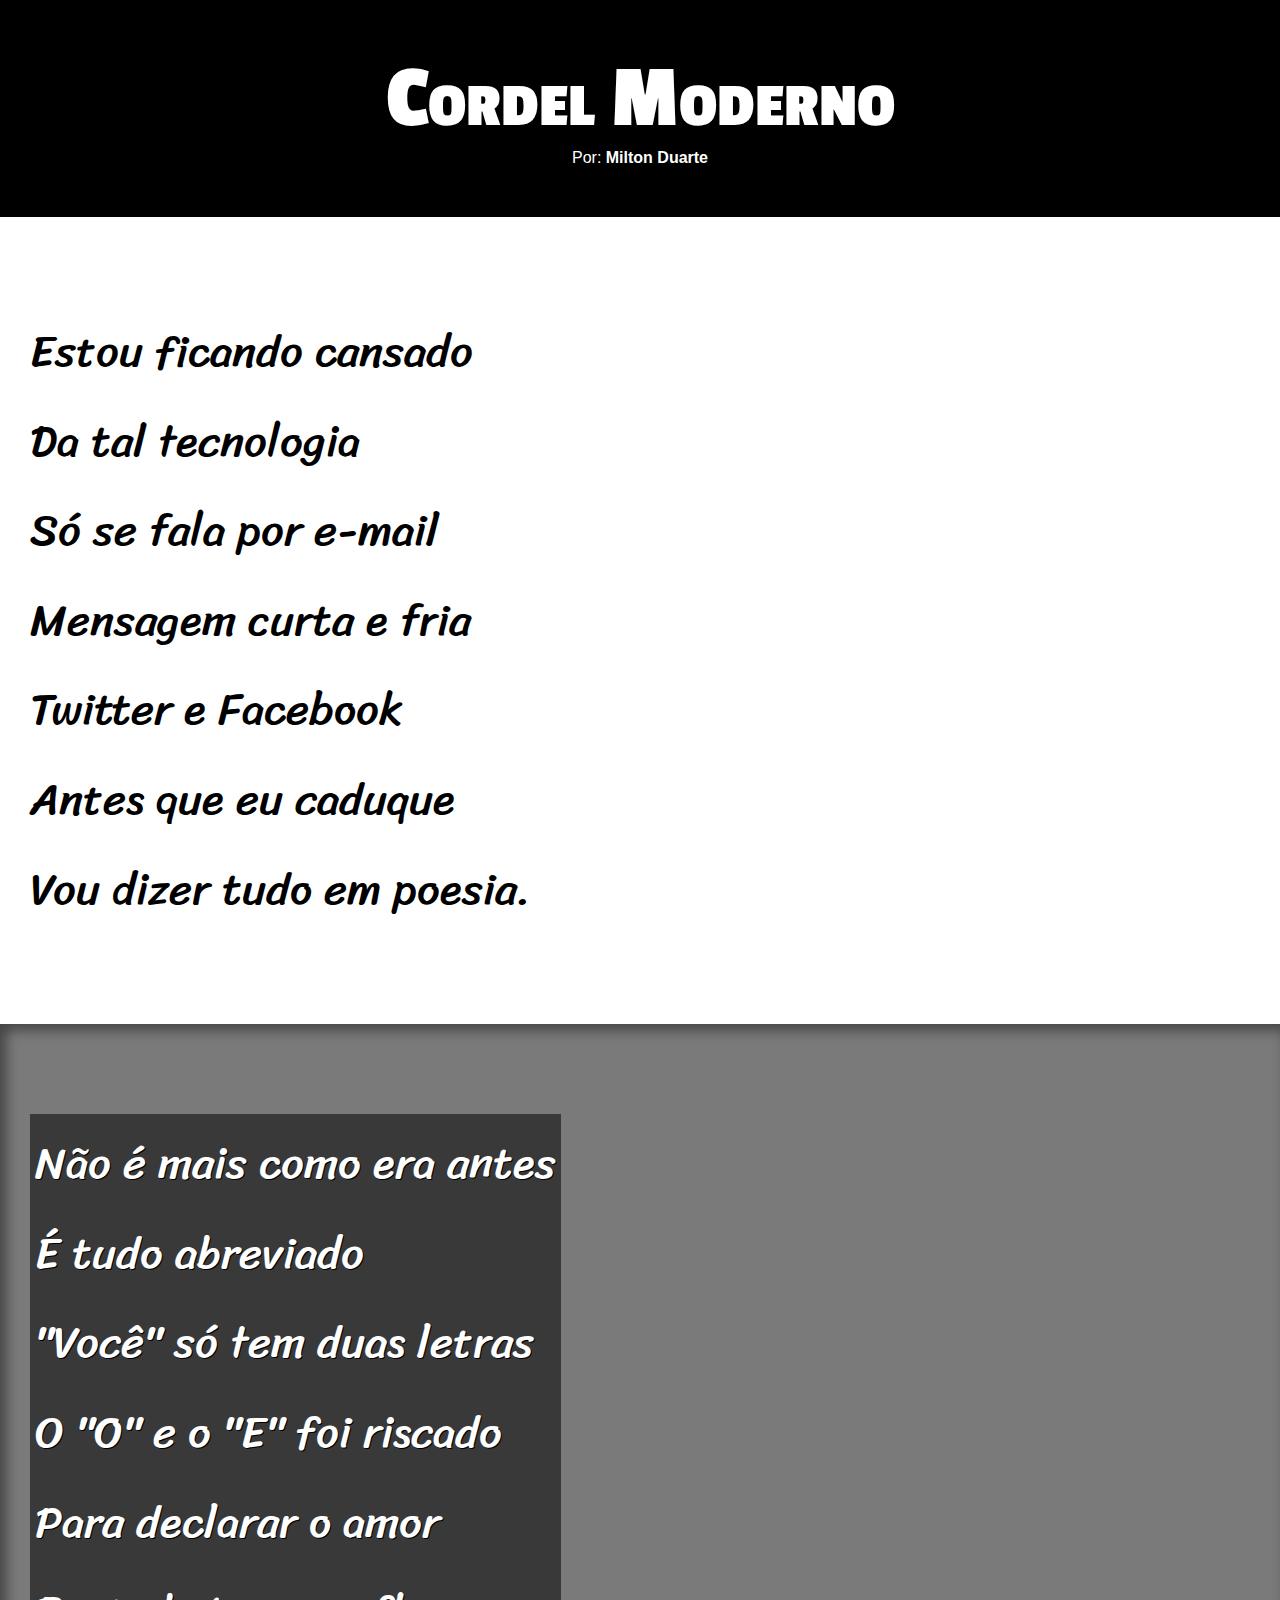
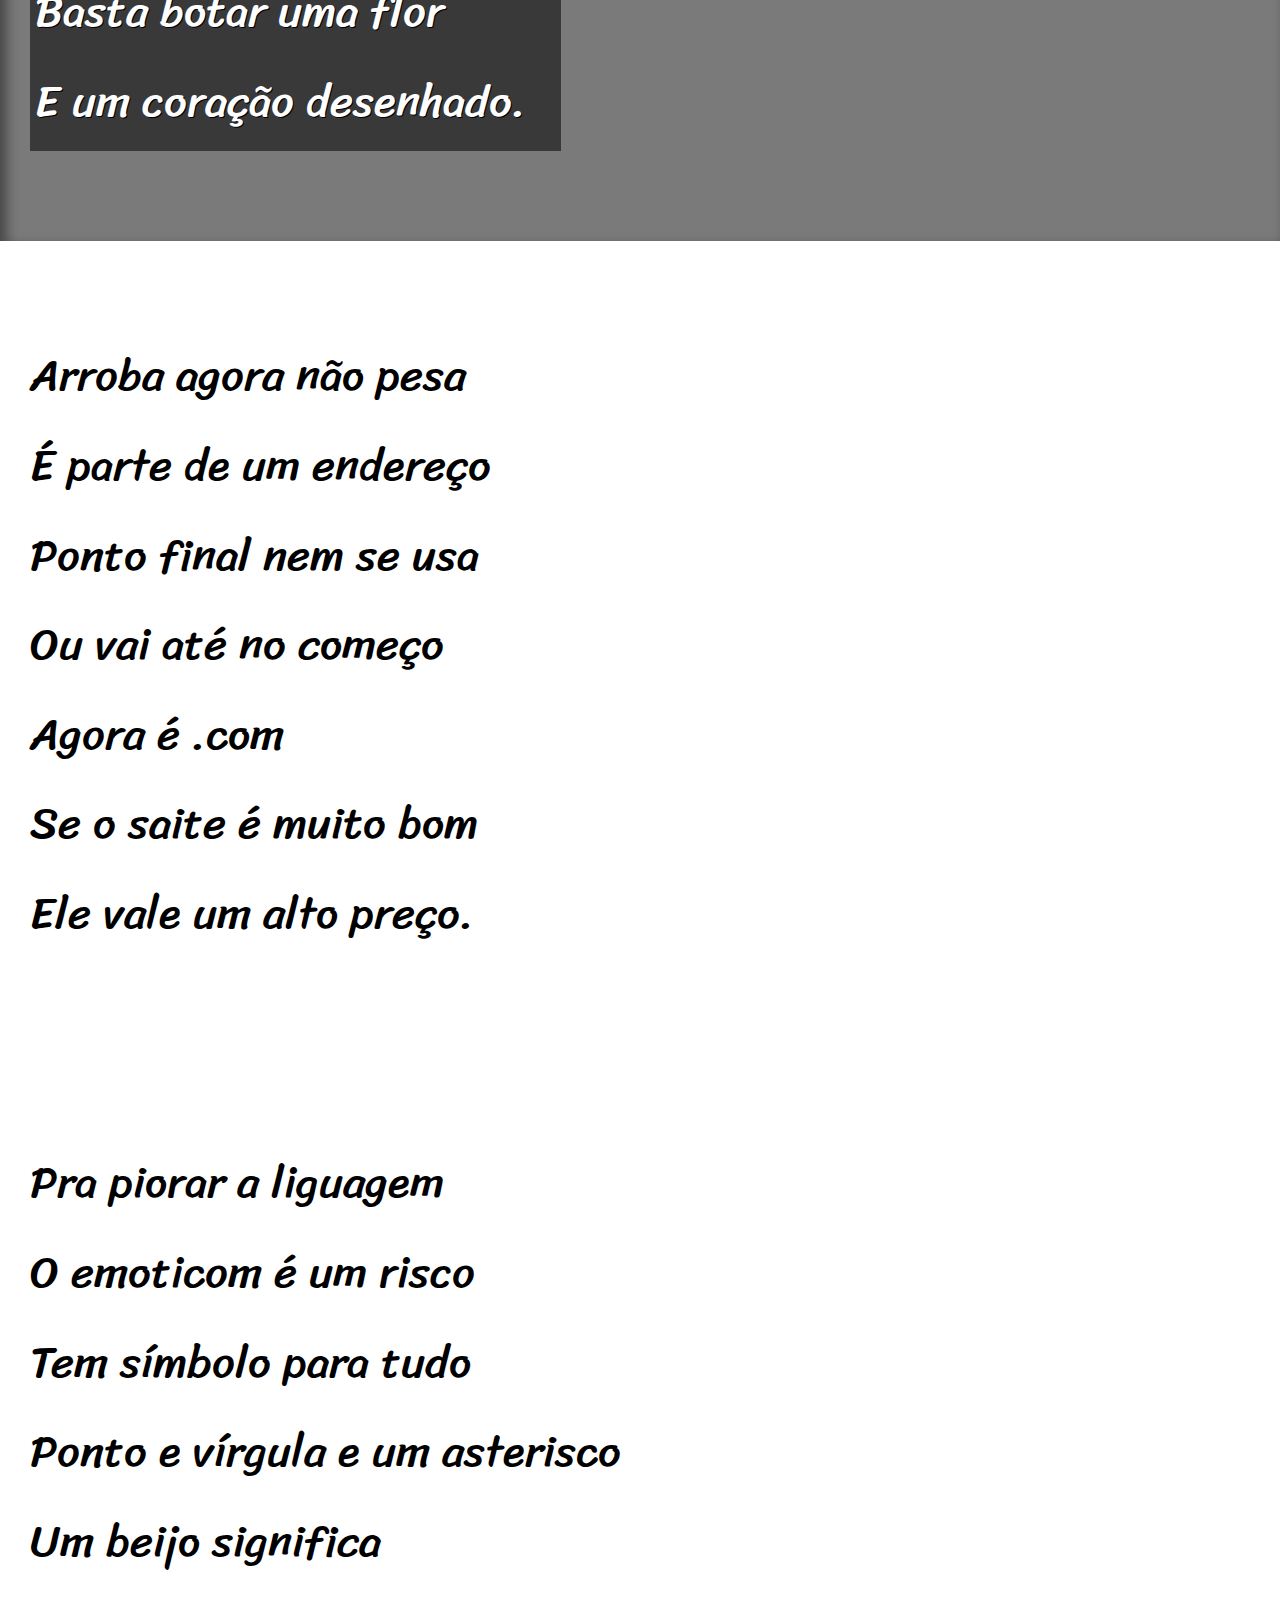
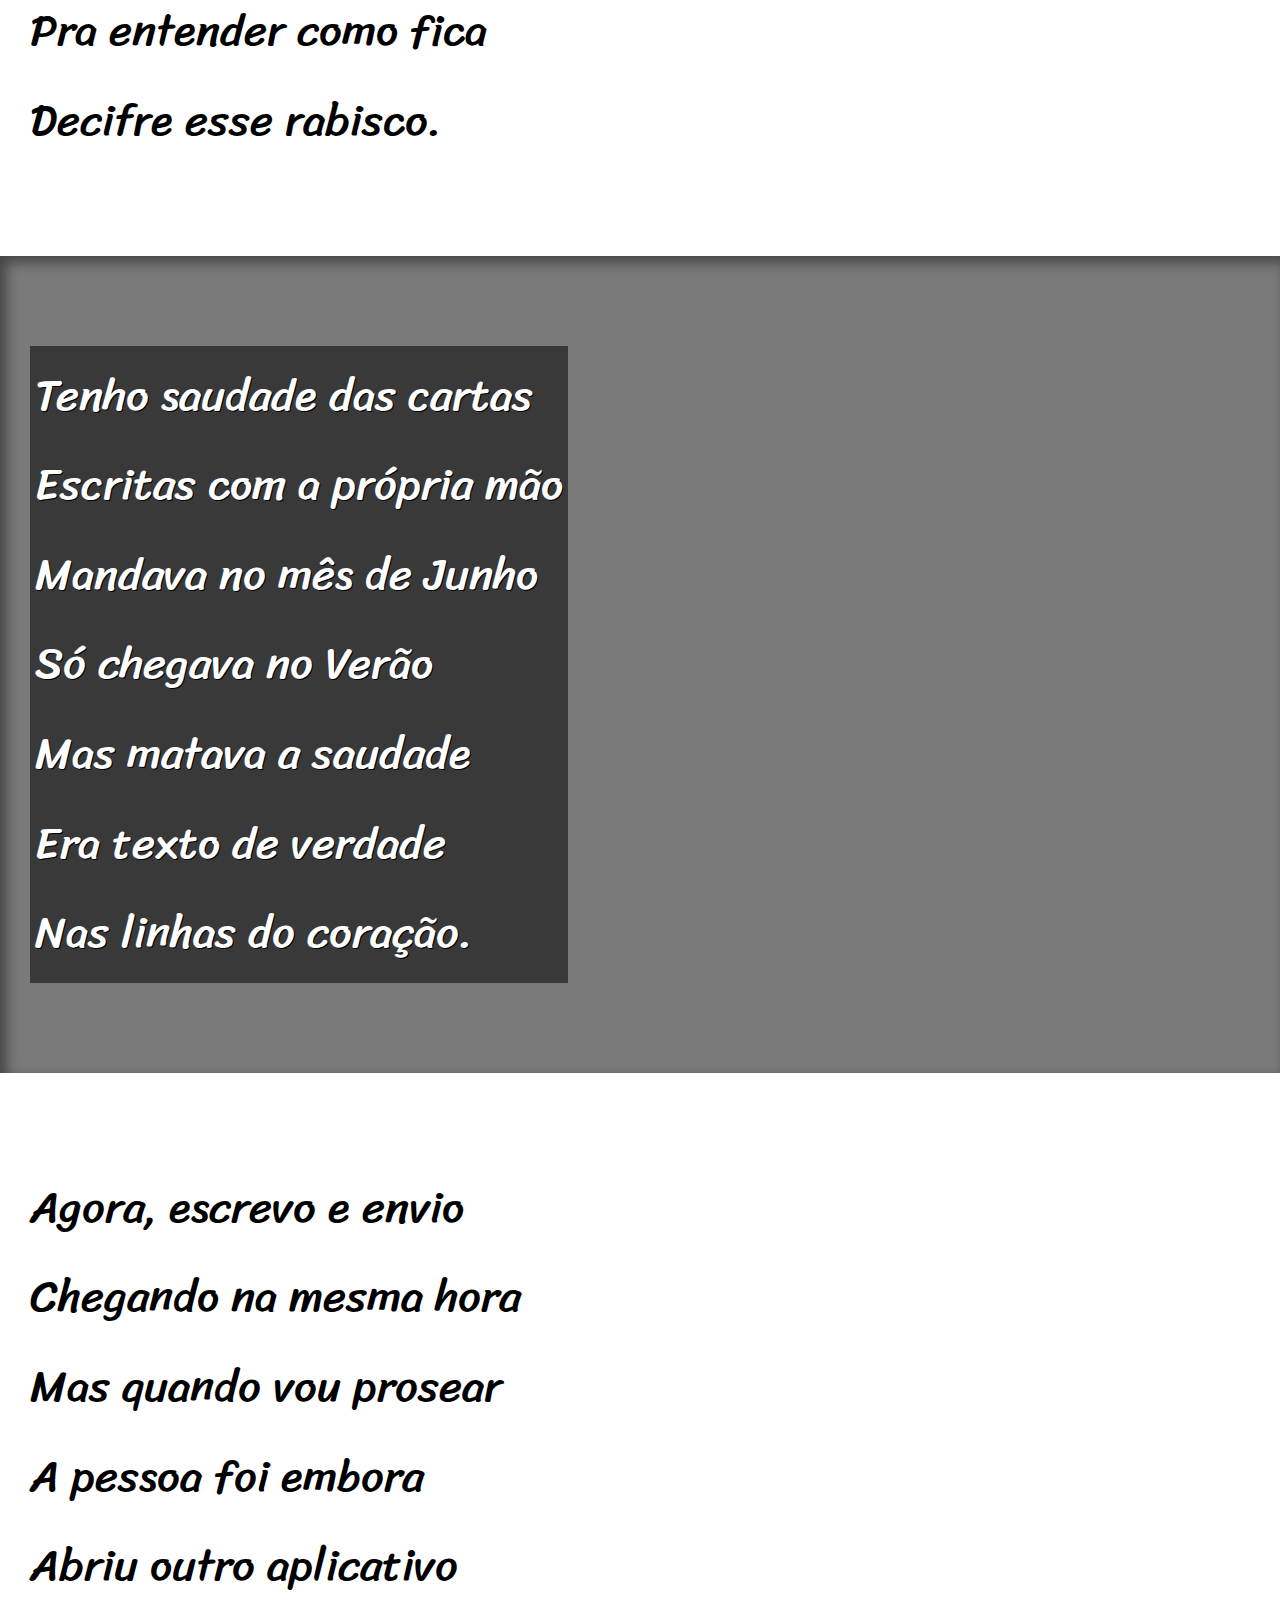
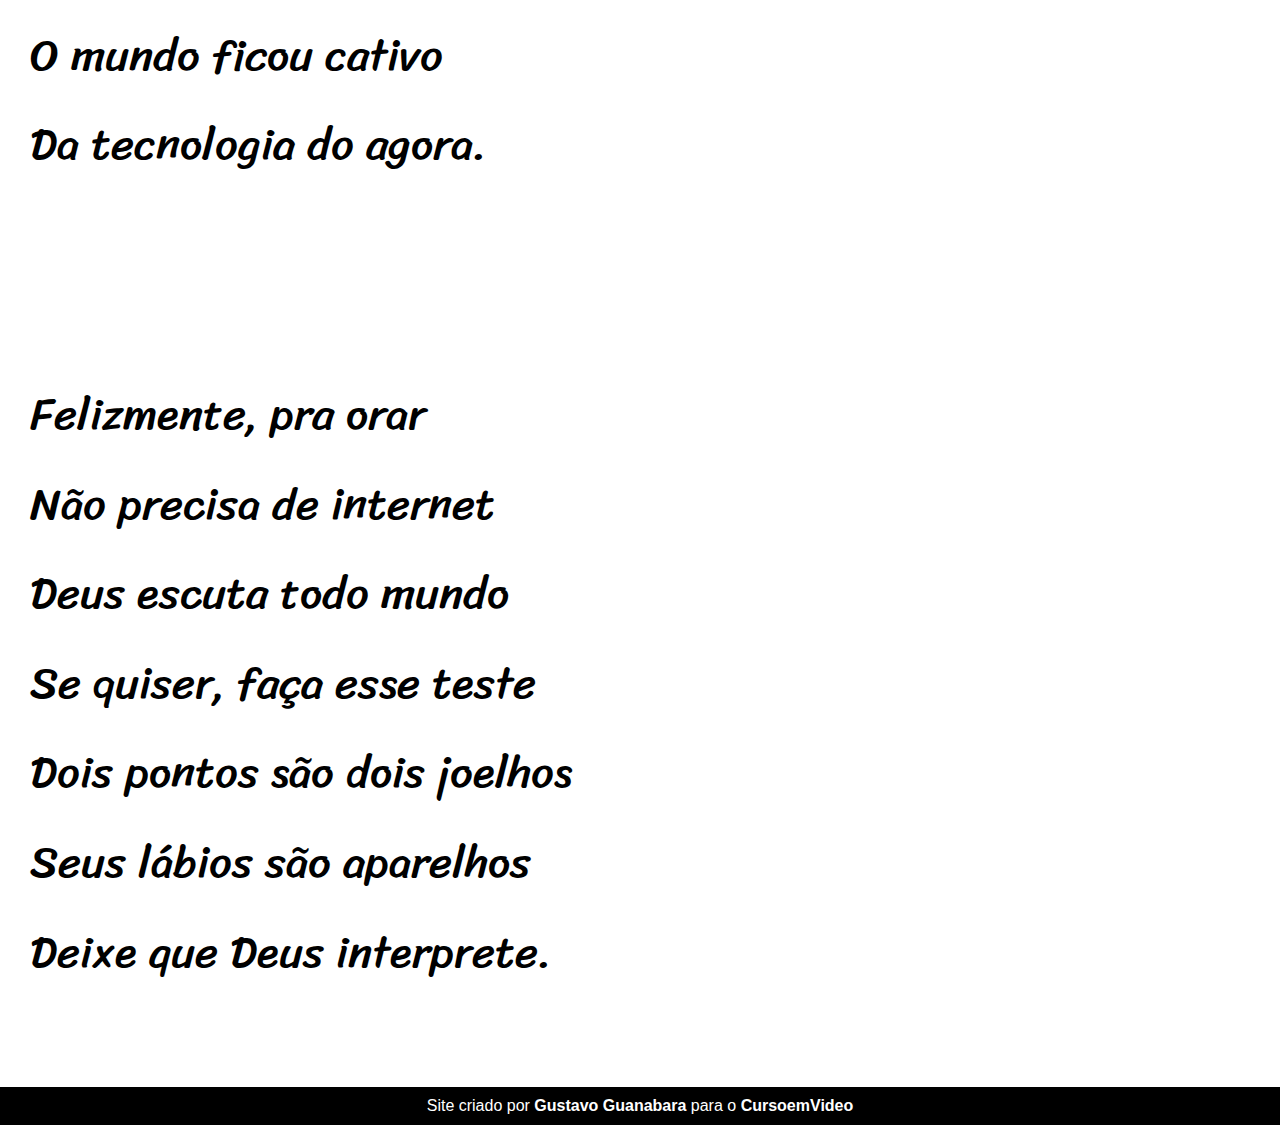
<file: desafios/d012/index.html>
<!DOCTYPE html>
<html lang="pt-br">
<head>
    <meta charset="UTF-8">
    <meta name="viewport" content="width=device-width, initial-scale=1.0">
    <title>Cordel Moderno</title>
    <link rel="stylesheet" href="style.css">
</head>
<body>
    <header>
        <h1>Cordel Moderno</h1>
        <p>
            Por:
            <a href="https://www.recantodasletras.com.br/poesias/3186743]" target="_blank">Milton Duarte</a>
        </p>

    </header>

    <section class="normal">
        <p>
            Estou ficando cansado <br>   
            Da tal tecnologia <br>
            Só se fala por e-mail <br>
            Mensagem curta e fria <br>
            Twitter e Facebook <br>
            Antes que eu caduque <br>
            Vou dizer tudo em poesia.
        </p>
    </section>  

    <section class="imagem" id="img01">
        <p>
            Não é mais como era antes <br>
            É tudo abreviado <br>
            "Você" só tem duas letras <br>
            O "O" e o "E" foi riscado <br>
            Para declarar o amor <br>
            Basta botar uma flor <br>
            E um coração desenhado. <br>
        </p>
    </section>

    <section class="normal">
        <p>
            Arroba agora não pesa <br>
            É parte de um endereço <br>
            Ponto final nem se usa <br>
            Ou vai até no começo <br>
            Agora é .com <br>
            Se o saite é muito bom <br>
            Ele vale um alto preço.
        </p>
    </section>
        
    

    <section class="normal">
        <p>
            Pra piorar a liguagem <br>
            O emoticom é um risco <br>
            Tem símbolo para tudo <br>
            Ponto e vírgula e um asterisco <br>
            Um beijo significa <br>
            Pra entender como fica <br>
            Decifre esse rabisco.
        </p>
    </section> 
    
    <section class="imagem" id="img02">
        <p>
            Tenho saudade das cartas <br>
            Escritas com a própria mão <br>
            Mandava no mês de Junho <br>
            Só chegava no Verão <br>
            Mas matava a saudade <br>
            Era texto de verdade <br>
            Nas linhas do coração.
        </p>
     </section>
    

    <section class="normal">
        <p>
            Agora, escrevo e envio <br>
            Chegando na mesma hora <br>
            Mas quando vou prosear <br>
            A pessoa foi embora <br>
            Abriu outro aplicativo <br>
            O mundo ficou cativo <br>
            Da tecnologia do agora.
        </p>
    </section>

    <section class="normal">
        <p>
            Felizmente, pra orar <br>
            Não precisa de internet <br>
            Deus escuta todo mundo <br>
            Se quiser, faça esse teste <br>
            Dois pontos são dois joelhos <br>
            Seus lábios são aparelhos <br>
            Deixe que Deus interprete.
        </p>
    </section>

    <footer>
        <p>Site criado por <a href="https://gustavoguanabara.github.io" target="_blank">Gustavo Guanabara</a> para o <a href="https://www.corsoemvideo.com" target="_blank"> CursoemVideo</a>
        </p>
    </footer>
</body>
</html>
</file>
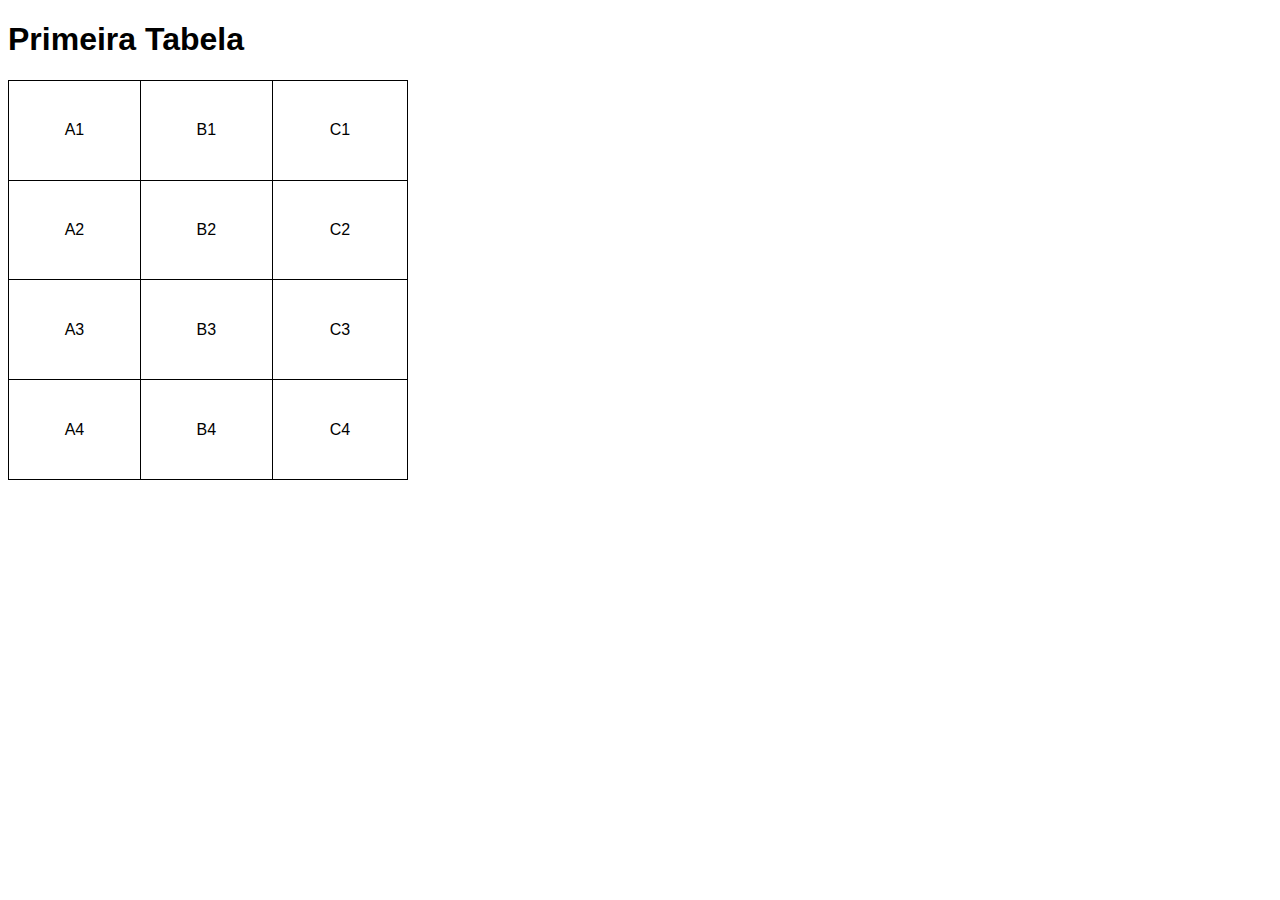
<file: exercicios/ex023/index.html>
<!DOCTYPE html>
<html lang="pt-br">
<head>
    <meta charset="UTF-8">
    <meta name="viewport" content="width=device-width, initial-scale=1.0">
    <title>Primeira tabela</title>
    <style>
        body {
            font-family: Arial, Helvetica, sans-serif;
            
        }

        table {
            border-collapse: collapse;
            width: 400px;
            height: 400px;
        }

        tr.linha {
            background-color: gray;
        }

        td {
            border: 1px solid black;
            padding: 8px;
            text-align: center;
        }
    </style>
</head>
<body>
    <h1>Primeira Tabela</h1>
    <table>
        <tr>
            <td>A1</td>
            <td>B1</td>
            <td>C1</td>
        </tr>
        <tr>
            <td>A2</td>
            <td>B2</td>
            <td>C2</td>
        </tr>
        <tr>
            <td>A3</td>
            <td>B3</td>
            <td>C3</td>
        </tr>
        <tr>
            <td>A4</td>
            <td>B4</td>
            <td>C4</td>
        </tr>
    </table>
</body>
</html>
</file>
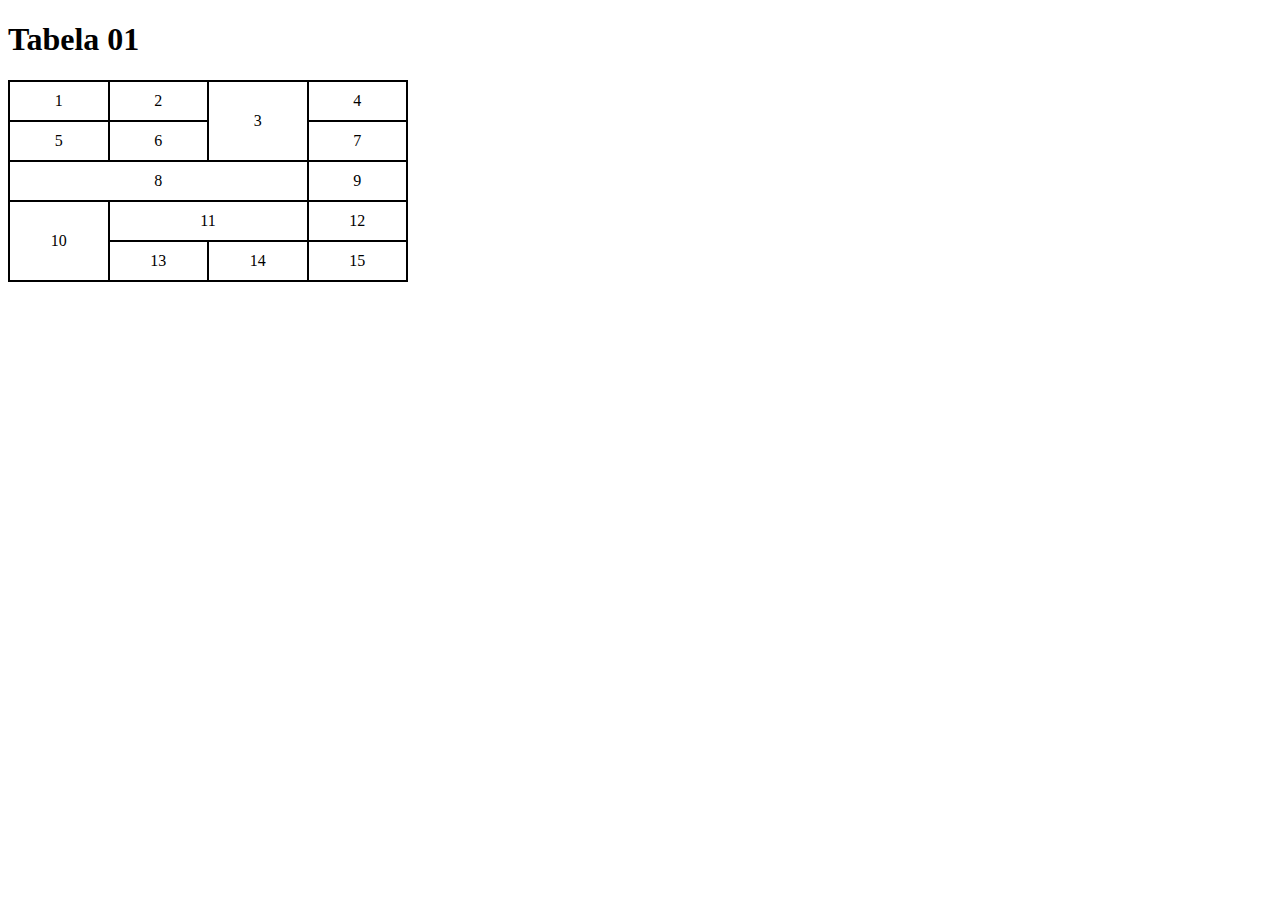
<file: desafios/d013/d01.html>
<!DOCTYPE html>
<html lang="pt-br">
<head>
    <meta charset="UTF-8">
    <meta name="viewport" content="width=device-width, initial-scale=1.0">
    <title>Desafio 01</title>
</head>
<style>
    table{
        border-collapse: collapse;
        width: 400px;
    }
    td{
        border: 2px solid black;
        padding: 10px;
        text-align: center;
    }
</style>
<body>
    <h1>Tabela 01</h1>
    <table>
        <tr>
            <td>1</td>
            <td>2</td>
            <td rowspan="2">3</td>
            <td>4</td>
        </tr>
        <tr>
            <td>5</td>
            <td>6</td>
            <td>7</td>  
        </tr>
        <tr>
            <td colspan="3">8</td>
            <td>9</td>
        </tr>
        <tr>
            <td rowspan="2">10</td>
            <td colspan="2">11</td>
            <td>12</td>        
        </tr>
        <tr>
            <td>13</td> 
            <td>14</td>
            <td>15</td>
        </tr>
    </table>

</body>
</html>
</file>
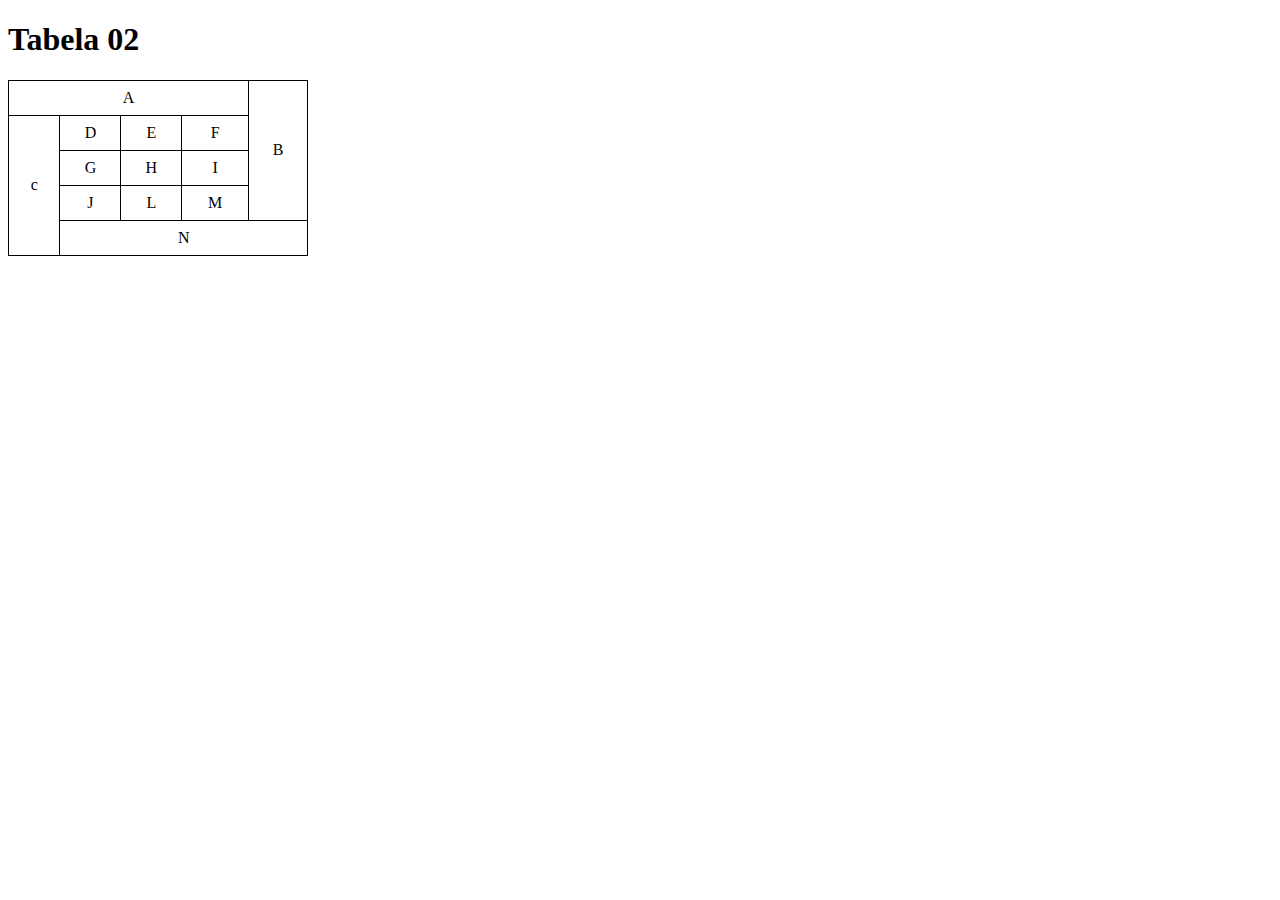
<file: desafios/d013/d02.html>
<!DOCTYPE html>
<html lang="pt-br">
<head>
    <meta charset="UTF-8">
    <meta name="viewport" content="width=device-width, initial-scale=1.0">
    <title>Desafio 01</title>
</head>
<style>
    table{
        border-collapse: collapse;
        width: 300px;
    }
    td{
        border: 1px solid black;
        padding: 8px;
        text-align: center;
    }
</style>
<body>
    <h1>Tabela 02</h1>
    <table>
        <tr>
            <td colspan="4">A</td>
            <td rowspan="4">B</td>
        </tr>
        <tr>
            <td rowspan="4">c</td>
            <td>D</td>
            <td>E</td>
            <td>F</td>
        </tr>
        <tr>
            <td>G</td>
            <td>H</td>
            <td>I</td>
        </tr>
        <tr>
            <td>J</td>
            <td>L</td>
            <td>M</td>        
        </tr>
        <tr>
            <td colspan="4">N</td> 
        </tr>
    </table>

</body>
</html>
</file>
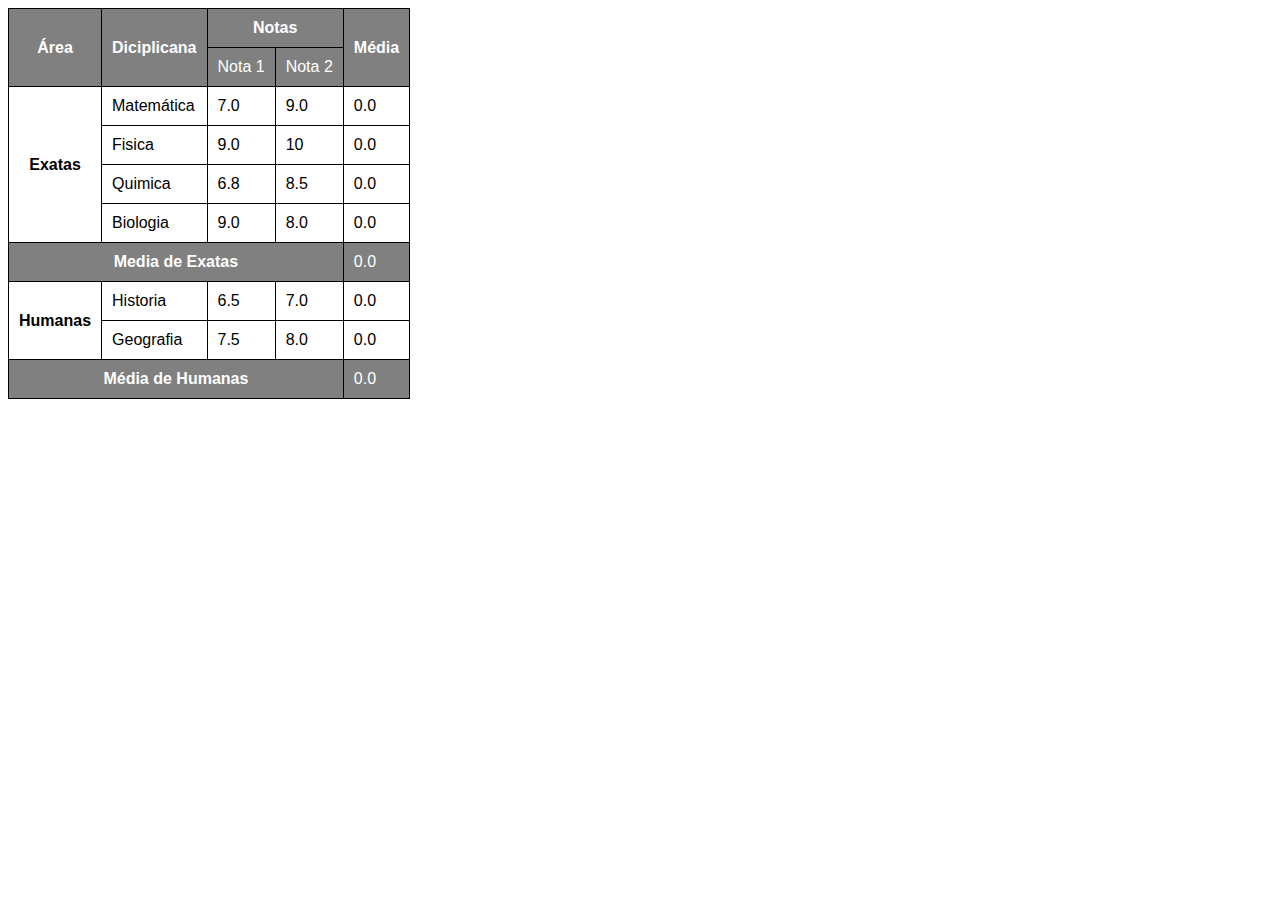
<file: desafios/d014/d014.html>
<!DOCTYPE html>
<html lang="pt-br">
<head>
    <meta charset="UTF-8">
    <meta name="viewport" content="width=device-width, initial-scale=1.0">
    <title>Desafio 14</title>
    <style>
        body {
            font-family: Arial, Helvetica, sans-serif;
        }
        table {
            border-collapse: collapse;
        }
        thead {
            background-color: gray;
            color: white;
        }

        
              
        th, td {
            border: 1px solid black;
            padding: 10px
        }

        .media {
            background-color: gray;
            color: white;
        }
    </style>
</head>
<body>
    <table>
        <thead>
            <tr>
                <th rowspan="2" scope="row">Área</th>
                <th rowspan="2" scope="row">Diciplicana</th>
                <th colspan="2" scope="rowgroup">Notas</th>
                <th rowspan="2" scope="row">Média</th>
            </tr>
            <tr>
                
                <td>Nota 1</td>
                <td>Nota 2</td>
            </tr>
        </thead>
        <tbody>
            <tr>
                <th rowspan="4" scope="colgroup">Exatas</th>
                <td>Matemática</td> 
                <td>7.0</td>
                <td>9.0</td> 
                <td>0.0</td>
            </tr>
            <tr>
                <td>Fisica</td>
                <td>9.0</td>
                <td>10</td>
                <td>0.0</td>
            </tr>
            <tr>
                <td>Quimica</td>
                <td>6.8</td>
                <td>8.5</td>
                <td>0.0</td>
            </tr>
            <tr>
                <td>Biologia</td>
                <td>9.0</td>
                <td>8.0</td>
                <td>0.0</td>
            </tr>
            <tr>
                <th colspan="4" scope="col" class="media">Media de Exatas</th>
                <td class="media">0.0</td>
            </tr>
            <tr>
                <th rowspan="3" scope="colgroup">Humanas</th>
            </tr>
            <tr>
                <td>Historia</td>
                <td>6.5</td>
                <td>7.0</td>
                <td>0.0</td>
            </tr>
            <tr>
                <td>Geografia</td>
                <td>7.5</td>
                <td>8.0</td>
                <td>0.0</td>
            </tr>
            <tr>
                <th colspan="4" scope="col" class="media">Média de Humanas</th>
                <td class="media">0.0</td>
            </tr>
        </tbody>
    </table>
</body>
</html>
</file>
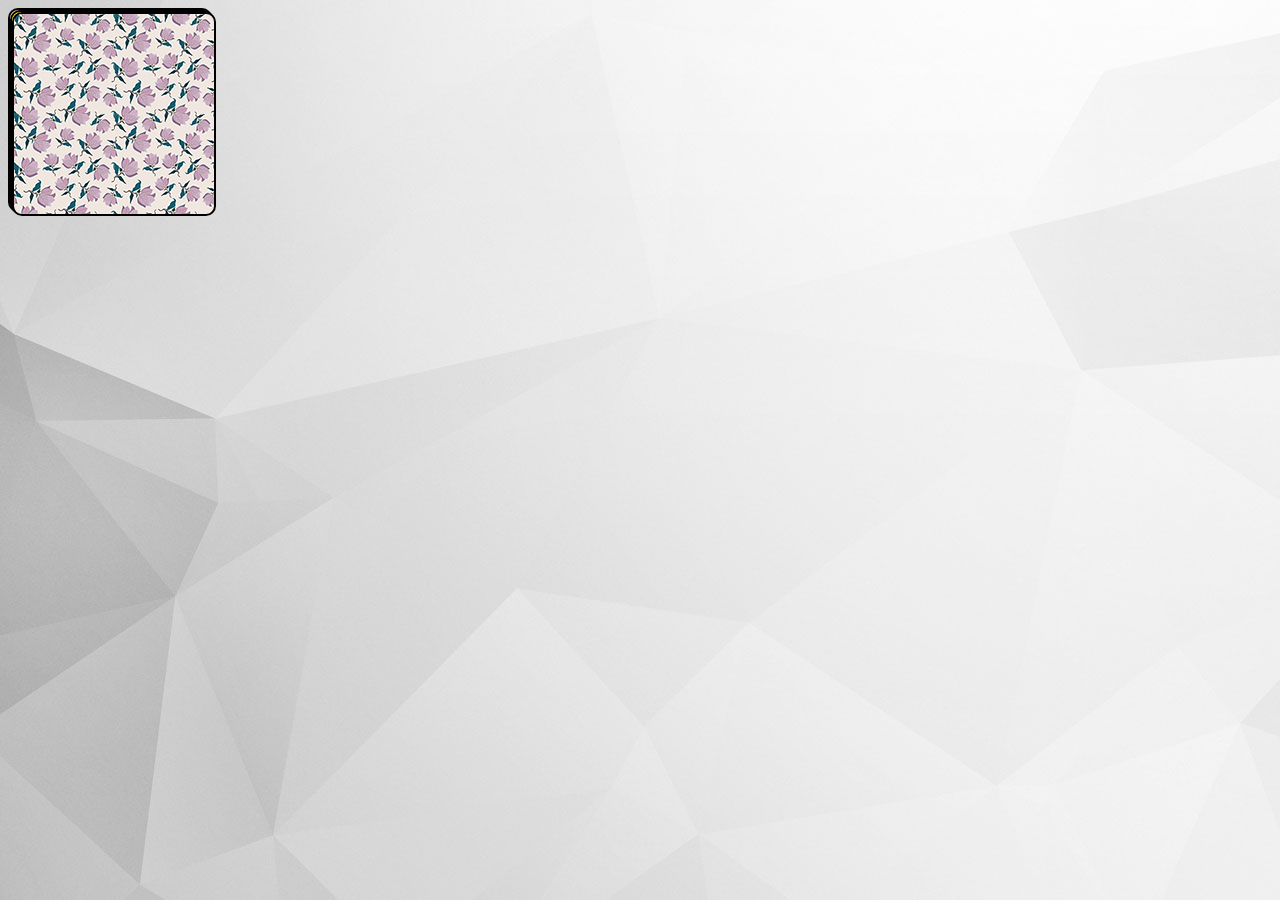
<file: exercicios/ex022/fundo001.html>
<!DOCTYPE html>
<html lang="pt-br">
<head>
    <meta charset="UTF-8">
    <meta name="viewport" content="width=device-width, initial-scale=1.0">
    
    <link rel="stylesheet" href="layout.css">
    
    <title>Testando fundos</title>
</head>
<body>
    <div class="quadrado" id="q1"><div>
    <div class="quadrado" id="q2"><div>
    <div class="quadrado" id="q3"><div>
</body>
</html>
</file>
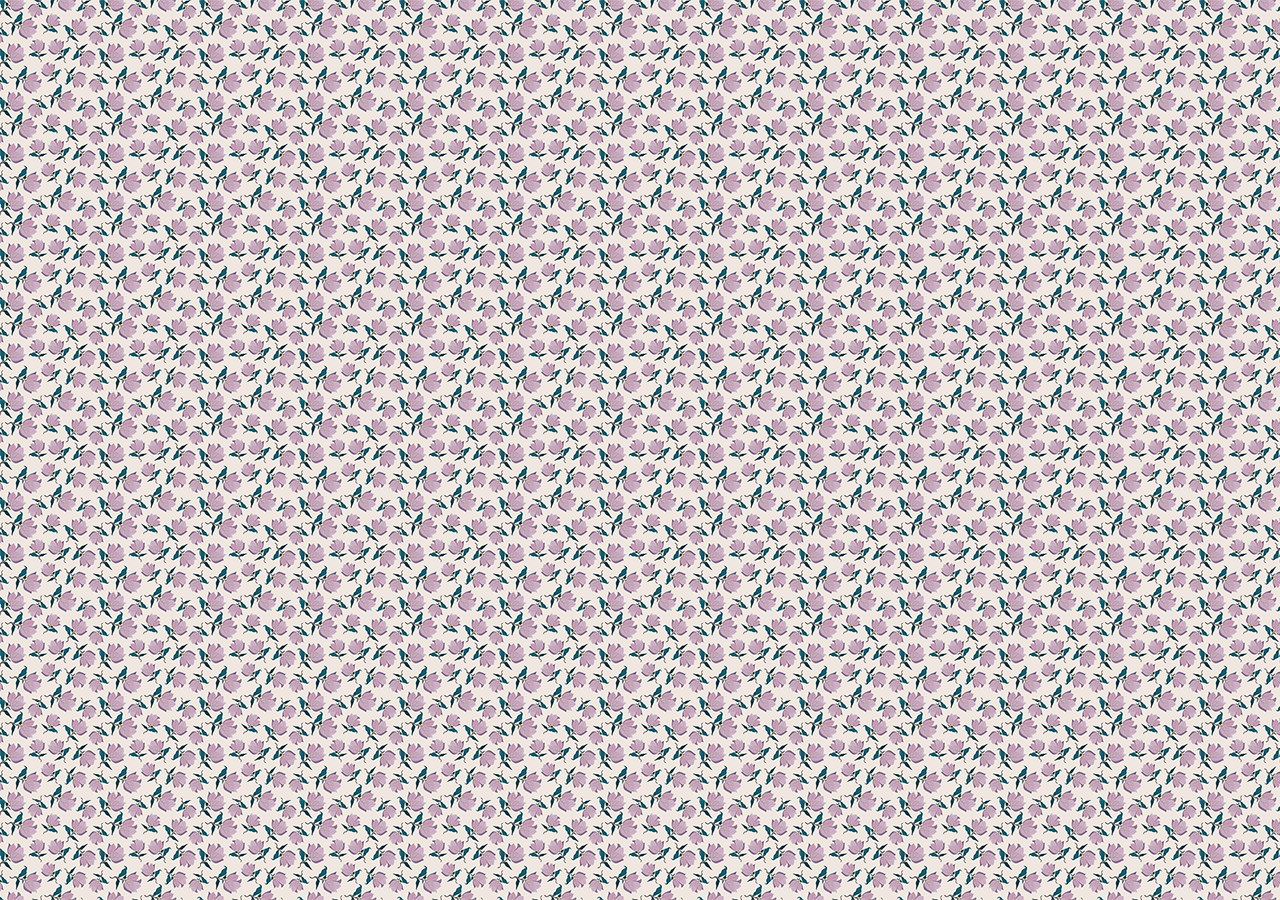
<file: exercicios/ex022/fundo002.html>
<!DOCTYPE html>
<html lang="en">
<head>
    <meta charset="UTF-8">
    <meta name="viewport" content="width=device-width, initial-scale=1.0">
    <title>Personalizando fundos</title>
    <style>
        body{
            background-image: url(imagens-cap19/pattern003.png);
            background-repeat: repeat;
        }
    </style>
</head>
<body>
    
</body>
</html>
</file>
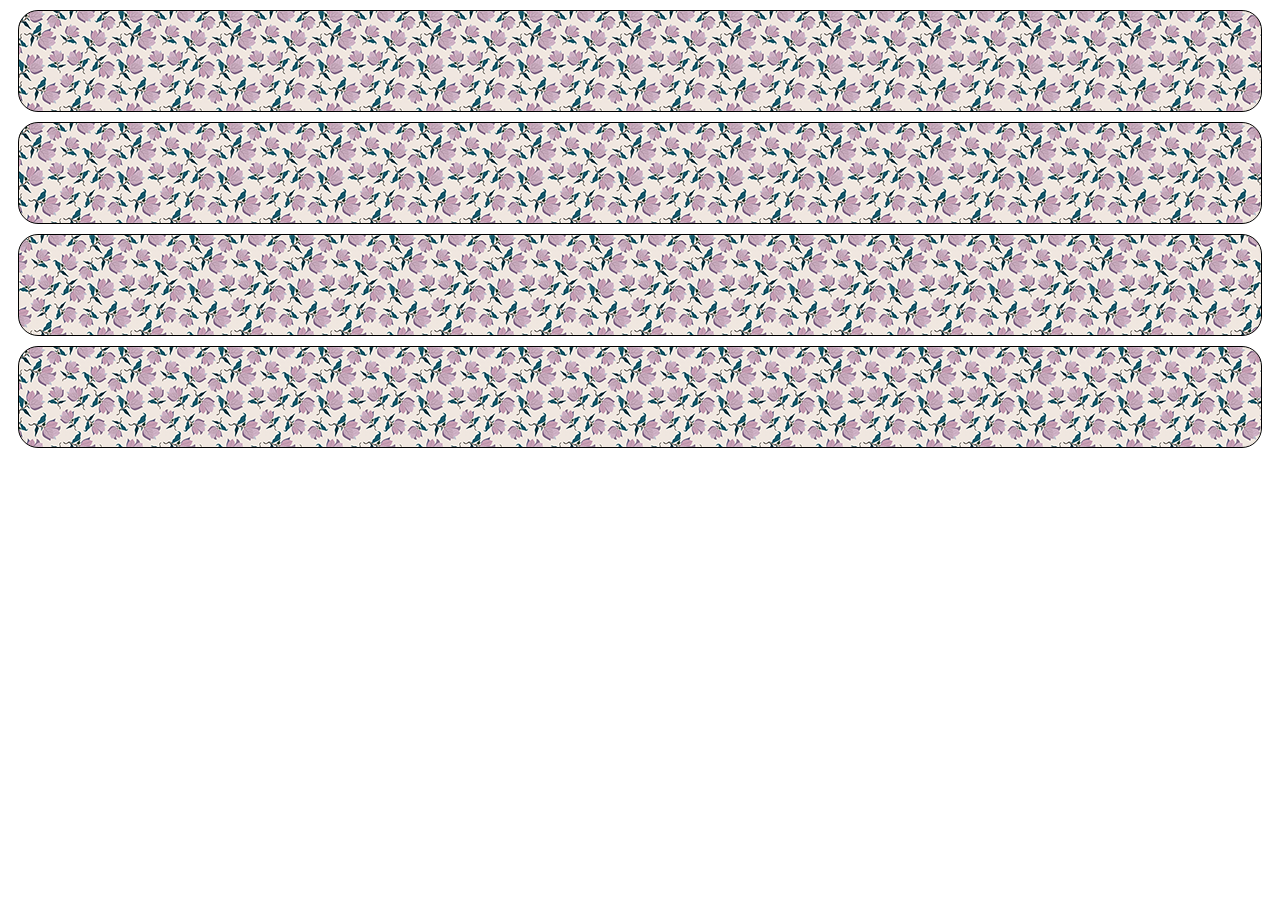
<file: exercicios/ex022/fundo003.html>
<!DOCTYPE html>
<html lang="pt-br">
<head>
    <meta charset="UTF-8">
    <meta name="viewport" content="width=device-width, initial-scale=1.0">
    <title>posiçao dos fundo</title>

    <style>
        div.bloco {
            background-image: url(imagens-cap19/pattern003.png);
            height: 100px;
            border: 1px solid black;
            border-radius: 20px;
            margin: 10px;

        }

        div#q1 {
            background-position: left top;
        }
        div#q2 {
            background-position: left center;
        }
        div#q3 {
            background-position: right bottom;
        }   
        div#q3 {
            background-position: center center;
        }


    </style>
</head>
<body>
    <div class="bloco" id="q1">

    </div>
    <div class="bloco" id="q2">

    </div>
    <div class="bloco" id="q3">

    </div>
    <div class="bloco" id="q4">

    </div>
</body>
</html>
</file>
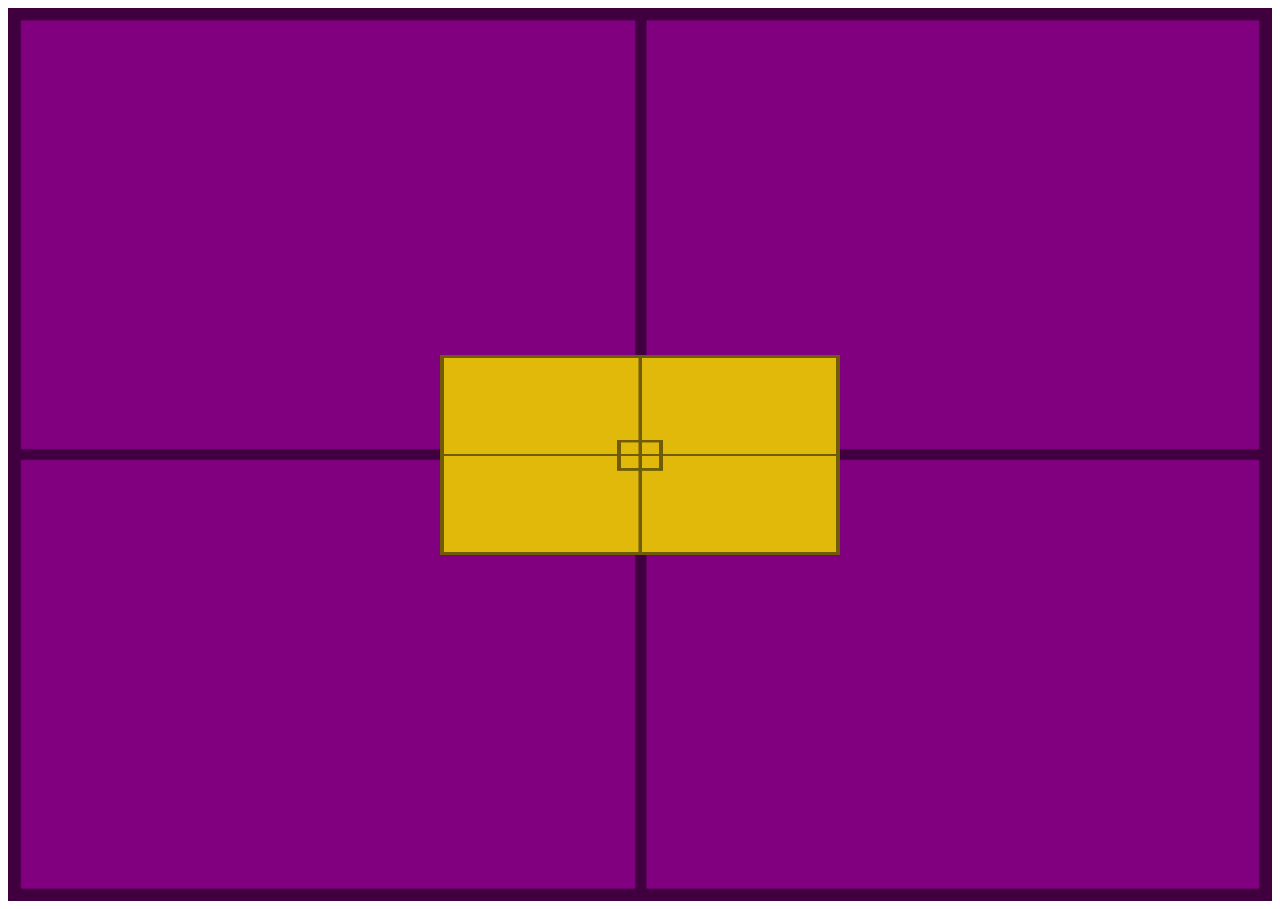
<file: exercicios/ex022/fundo005.html>
<!DOCTYPE html>
<html lang="pt-br">
<head>
    <meta charset="UTF-8">
    <meta name="viewport" content="width=device-width, initial-scale=1.0">
    <title>Alinhamento vertical</title>
    <style>
        #container {
            background-image: url(imagens-cap19/target001.png);
            background-size: 100% 100%;

            position: relative;
            height: 97vh;
            padding: 10px;
            background-color: purple;
        }

        #conteudo {
            background-image: url(imagens-cap19/target001.png);
            background-size: 100% 100%;

            position: absolute;
            height: 200px;
            width: 400px;
            background-color: rgb(224, 185, 11);

            left: 50%;
            top: 50%;

            transform: translate(-50%, -50%);

        }
    </style>
</head>
<body>
    <section id="container">
        <article  id="conteudo">

        </article>
    </section>
</body>
</html>
</file>
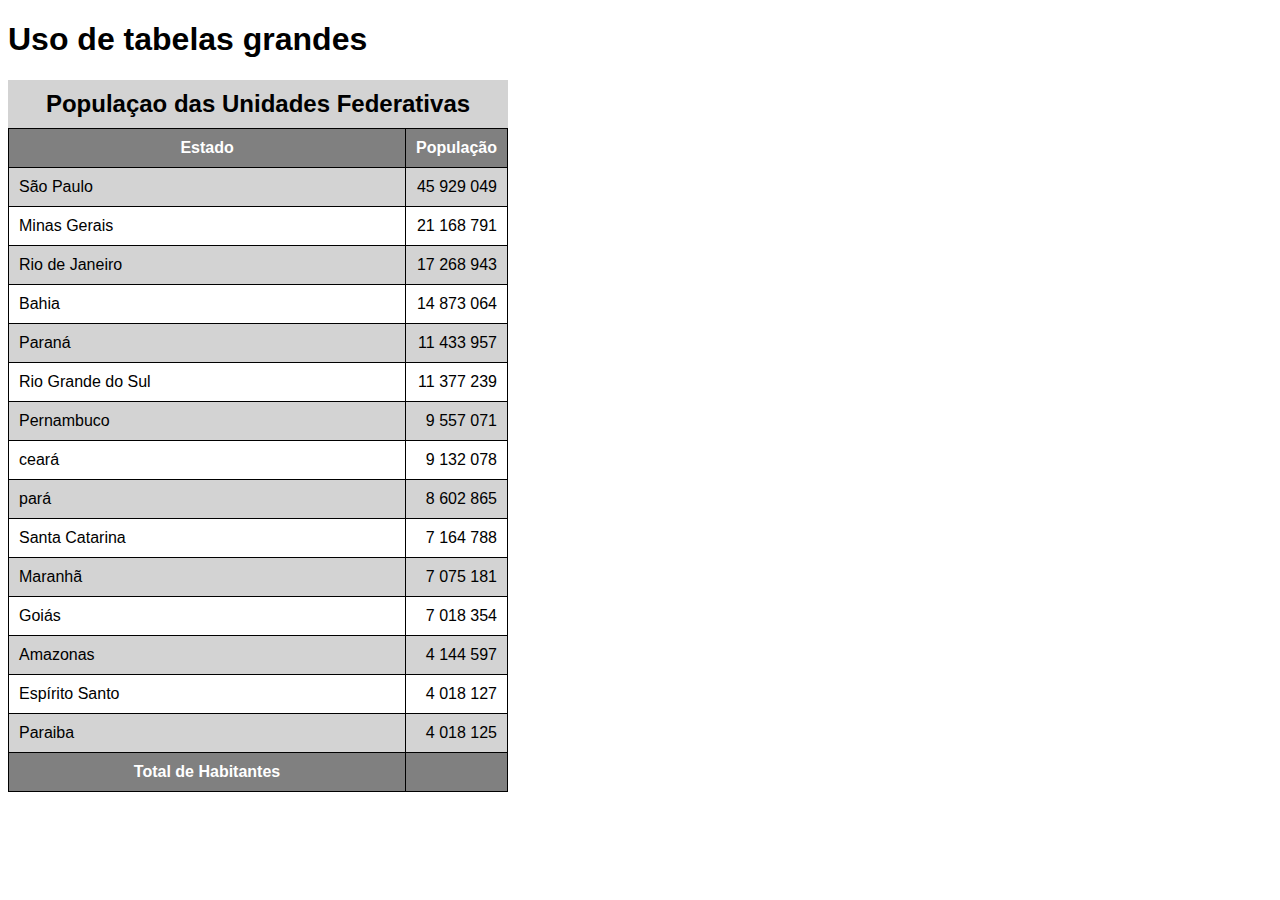
<file: exercicios/ex023/tabela001.html>
<!DOCTYPE html>
<html lang="pt-br">
<head>
    <meta charset="UTF-8">
    <meta name="viewport" content="width=device-width, initial-scale=1.0">
    <title>Tabela</title>
    <style>
        body {
            font-family: Arial, Helvetica, sans-serif;
        }
        table {
            width: 500px;
            border-collapse: collapse;
            position: relative;

        }

        caption {
            font-size: 1.5em;
            font-weight: bold;
            padding: 10px;
            background-color: lightgrey;
        }
        td, th {
            border: 1px solid black;
            padding: 10px;
            
        }
        thead, tfoot {
            background-color: gray;
            color: white
        }

        thead > tr > th {
            position: sticky;
            top: 0;
            background-color: gray;
        }

        tbody > tr:nth-child(odd){
            background-color: lightgrey;
        }
        td.num {
            text-align: right;
        }
    </style>
</head>
<body>
    <h1>Uso de tabelas grandes</h1>
    <table>
        <caption>Populaçao das Unidades Federativas        
        </caption>
        <thead>
            <th scope="col">Estado</th>
            <th scope="col" style="width: 50px;">População</th>
        </thead>
        <tbody>
            <tr>
                <td>São Paulo</td>
                <td class="num">45 929 049</td>
            </tr>
            <tr>
                <td>Minas Gerais</td>
                <td class="num">21 168 791</td>
            </tr>
            <tr>
                <td>Rio de Janeiro</td>
                <td class="num">17 268 943</td>
            </tr>
            <tr>
                <td>Bahia</td>
                <td class="num">14 873 064</td>
            </tr>
            <tr>
                <td>Paraná</td>
                <td class="num">11 433 957</td>
            </tr>
            <tr>
                <td>Rio Grande do Sul</td>
                <td class="num">11 377 239</td>
            </tr>
            <tr>
                <td>Pernambuco</td>
                <td class="num">9 557 071</td>
            </tr>
            <tr>
                <td>ceará</td>
                <td class="num">9 132 078</td>
            </tr>
            <tr>
                <td>pará</td>
                <td class="num">8 602 865</td>
            </tr>
            <tr>
                <td>Santa Catarina</td>
                <td class="num">7 164 788</td>
            </tr>
            <tr>
                <td>Maranhã</td>
                <td class="num">7 075 181</td>
            </tr>
            <tr>
                <td>Goiás</td>
                <td class="num">7 018 354</td>
            </tr>
            <tr>
                <td>Amazonas</td>
                <td class="num">4 144 597</td>
            </tr>
            <tr>
                <td>Espírito Santo</td>
                <td class="num">4 018 127</td>
            </tr>
            <tr>
                <td>Paraiba</td>
                <td class="num">4 018 125</td>
            </tr>
        </tbody>
        <tfoot>
            <tr>
                <th scope="row">Total de Habitantes</th>
                <td></td>
            </tr>
        </tfoot>
    </table>
</body>
</html>
</file>
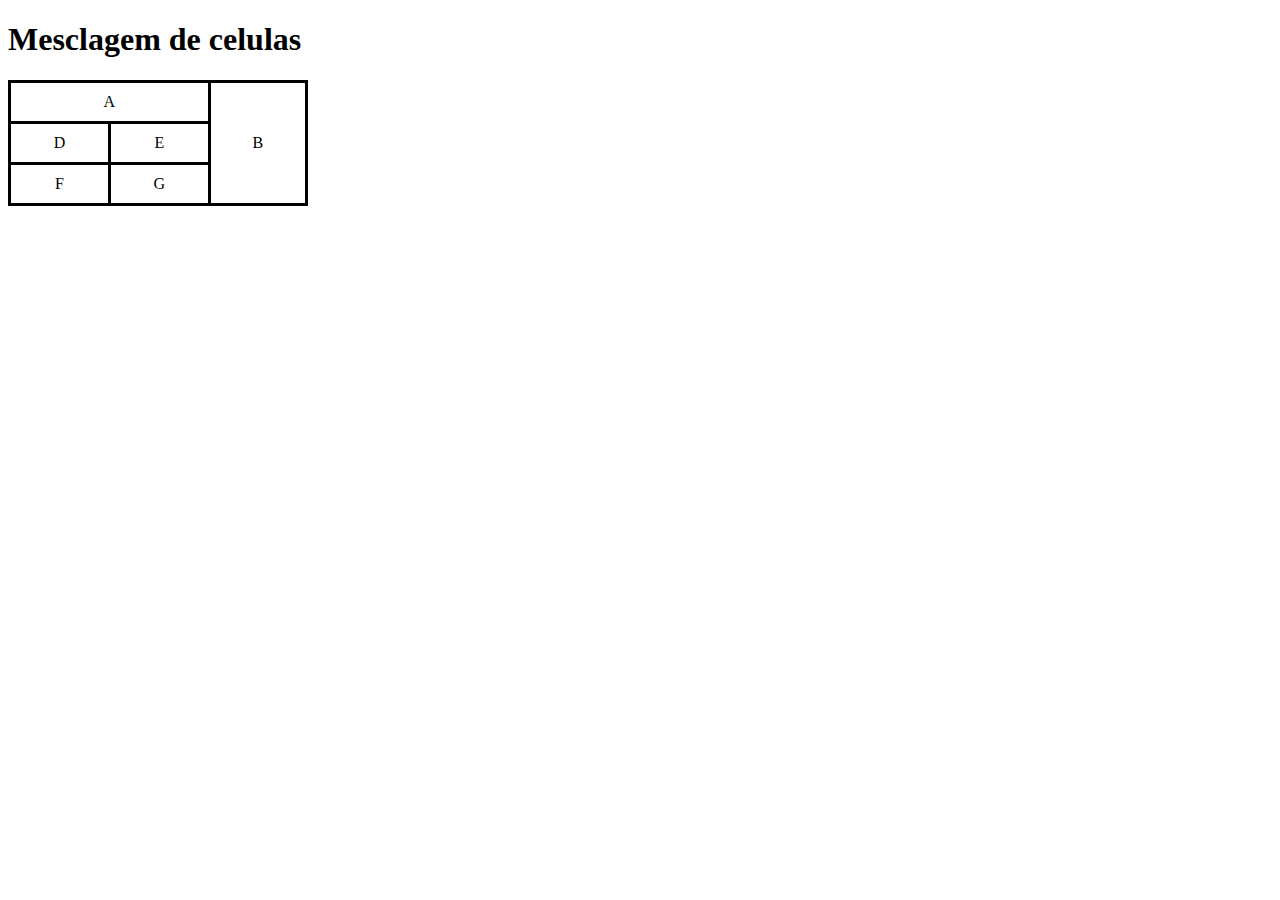
<file: exercicios/ex023/tabela002.html>
<!DOCTYPE html>
<html lang="pt-br">
<head>
    <meta charset="UTF-8">
    <meta name="viewport" content="width=device-width, initial-scale=1.0">
    <title>Tabela</title>
</head>
<style>
    table {
        border-collapse: collapse;
        width: 300px;
    }
    td {
        border: 3px solid black;
        padding: 10px;
        text-align: center;
    }
</style>
<body>
    <h1>Mesclagem de celulas</h1>
    <table>
        <tr>
            
            <td colspan="2">A</td>
            <td rowspan="3">B</td>
        </tr>
        <tr>           
            <td>D</td>
            <td>E</td>
        </tr>
        <tr>
            <td rowspan="">F</td>
            <td>G</td>
        </tr>
    </table>
</body>
</html>
</file>
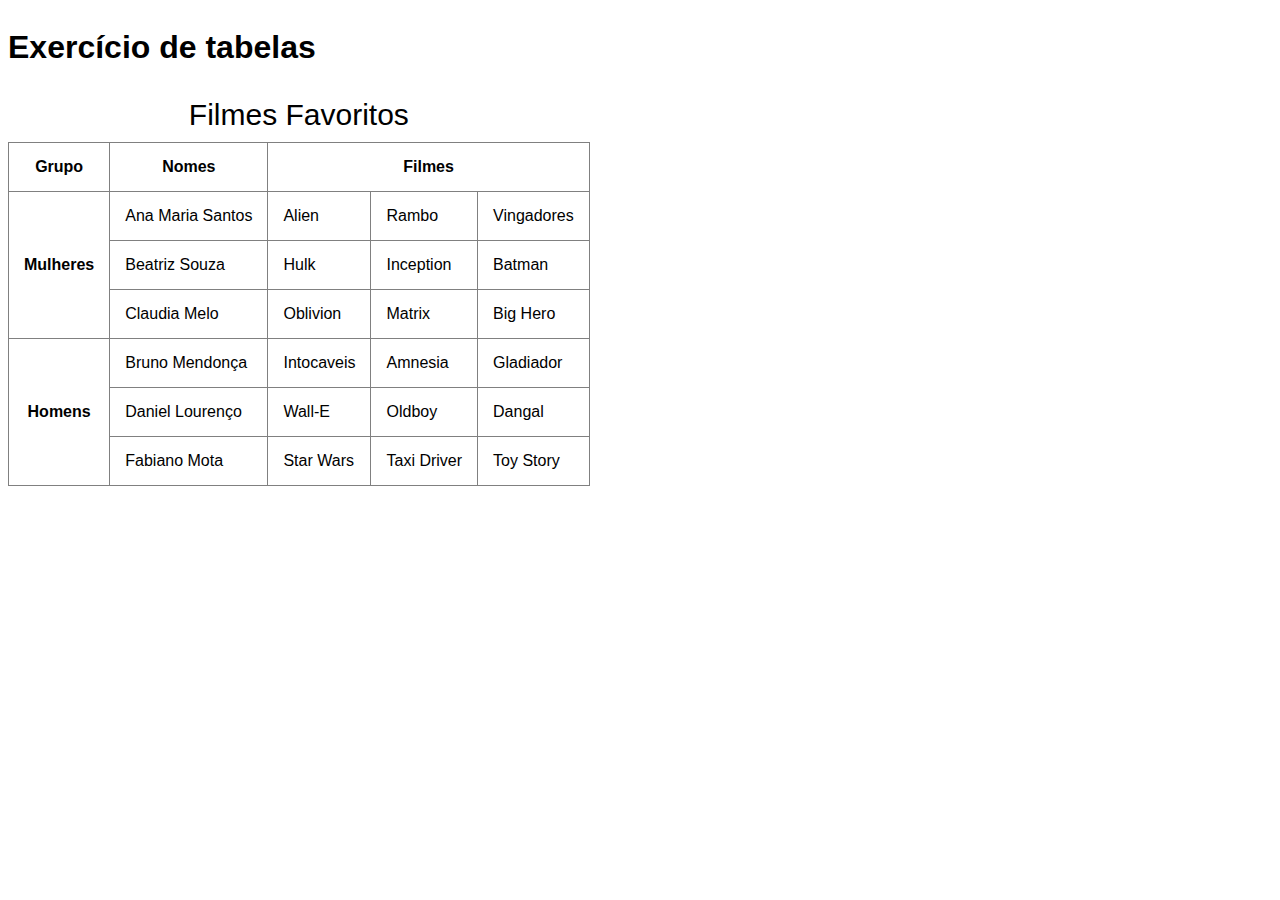
<file: exercicios/ex023/tabela003.html>
<!DOCTYPE html>
<html lang="pt-br">
<head>
    <meta charset="UTF-8">
    <meta name="viewport" content="width=device-width, initial-scale=1.0">
    <title>tabela</title>
    <style>
        
        body {
            font-family: Arial, Helvetica, sans-serif;
            position: absolute;
        }
        
        caption {
            font-size: 30px;
            padding: 10px;
        }

        table {
            border-collapse: collapse;

        }

        th, td {
            border: 1px solid gray;
            padding: 15px;
        }
    </style>
</head>
<body>
    <h1>Exercício de tabelas</h1>
    <table>
        <caption>
            Filmes Favoritos
        </caption>
        <thead>
            <tr>
                <th scope="col">Grupo</th>
                <th scope="col">Nomes</th>
                <th colspan="3" scope="colgroup">Filmes</th>
            </tr>    
        </thead>
        <tbody>
            <tr>
                <th rowspan="3" scope="rowgroup">Mulheres</th>
                <td>Ana Maria Santos</td>
                <td>Alien</td>
                <td>Rambo</td>
                <td>Vingadores</td>
            </tr>
            <tr>
                <td>Beatriz Souza</td>
                <td>Hulk</td>
                <td>Inception</td>
                <td>Batman</td>
            </tr>
            <tr>
                <td>Claudia Melo</td>
                <td>Oblivion</td>
                <td>Matrix</td>
                <td>Big Hero</td>
            </tr>
            <tr>
                <th rowspan="3" scope="rowgroup">Homens</th>
                <td>Bruno Mendonça</td>
                <td>Intocaveis</td>
                <td>Amnesia</td>
                <td>Gladiador</td>
            </tr>
            <tr>
                <td>Daniel Lourenço</td>
                <td>Wall-E</td>
                <td>Oldboy</td>
                <td>Dangal</td>
            </tr>
            <tr>
                <td>Fabiano Mota</td>
                <td>Star Wars </td>
                <td>Taxi Driver</td>
                <td>Toy Story</td>
            </tr>
        </tbody>
    </table>
</body>
</html>
</file>
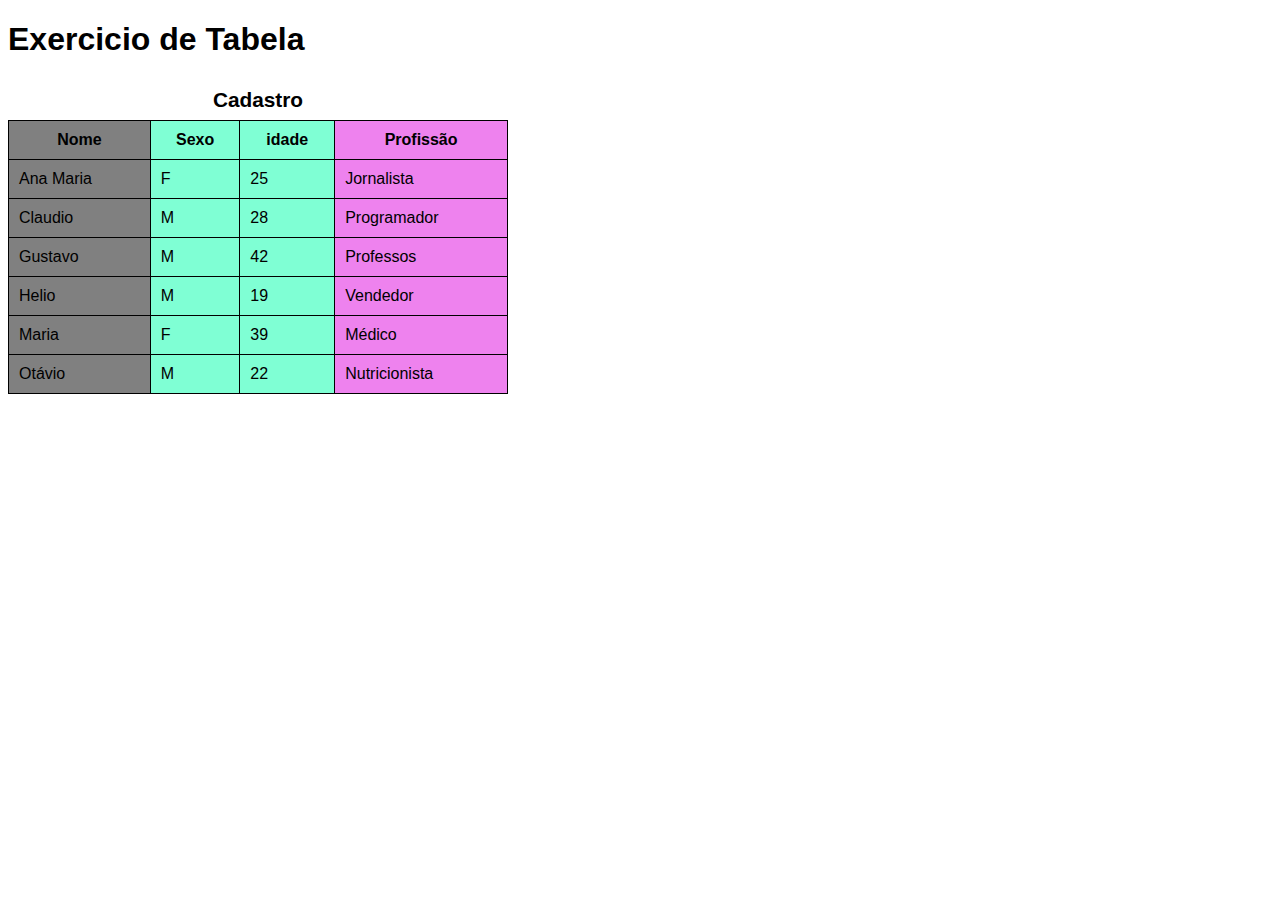
<file: exercicios/ex023/tabela004.html>
<!DOCTYPE html>
<html lang="pt-br">
<head>
    <meta charset="UTF-8">
    <meta name="viewport" content="width=device-width, initial-scale=1.0">
    <title>Table</title>
    <style>
        body {
            font-family: Arial, Helvetica, sans-serif;
        }

        table {
            width: 500px;
            border-collapse: collapse;
        }

        caption {
            font-size: 1.3em;
            font-weight: bolder;
            padding: 8px;
        }

        th, td {
            border: 1px solid black;
            padding: 10px;
        }
        col.cnome {
            background-color: gray;
        }
        col.cgrupo {
            background-color: aquamarine;
        }
        col.cprofissao {
            background-color: violet;
        }
    </style>
</head>
<body>
    <h1>Exercicio de Tabela</h1>
    <table>
        <colgroup>
            <col class="cnome">
            <col class="cgrupo" span="2">
            <col class="cprofissao">
        </colgroup>
        <caption>Cadastro</caption>
        <thead>
            <tr>
                <th scope="col">Nome</th>
                <th scope="col">Sexo</th>
                <th scope="col">idade</th>
                <th scope="col">Profissão</th>
            </tr>
        </thead>
        <tbody>
            <tr>
                <td>Ana Maria</td>
                <td>F</td>
                <td>25</td>
                <td>Jornalista</td>
            </tr>
            <tr>
                <td>Claudio</td>
                <td>M</td>
                <td>28</td>
                <td>Programador</td>
            </tr>
            <tr>
                <td>Gustavo</td>
                <td>M</td>
                <td>42</td>
                <td>Professos</td>
            </tr>
            <tr>
                <td>Helio</td>
                <td>M</td>
                <td>19</td>
                <td>Vendedor</td>
            </tr>
            <tr>
                <td>Maria</td>
                <td>F</td>
                <td>39</td>
                <td>Médico</td>
            </tr>
            <tr>
                <td>Otávio</td>
                <td>M</td>
                <td>22</td>
                <td>Nutricionista</td>
            </tr>
        </tbody>
    </table>
</body>
</html>
</file>
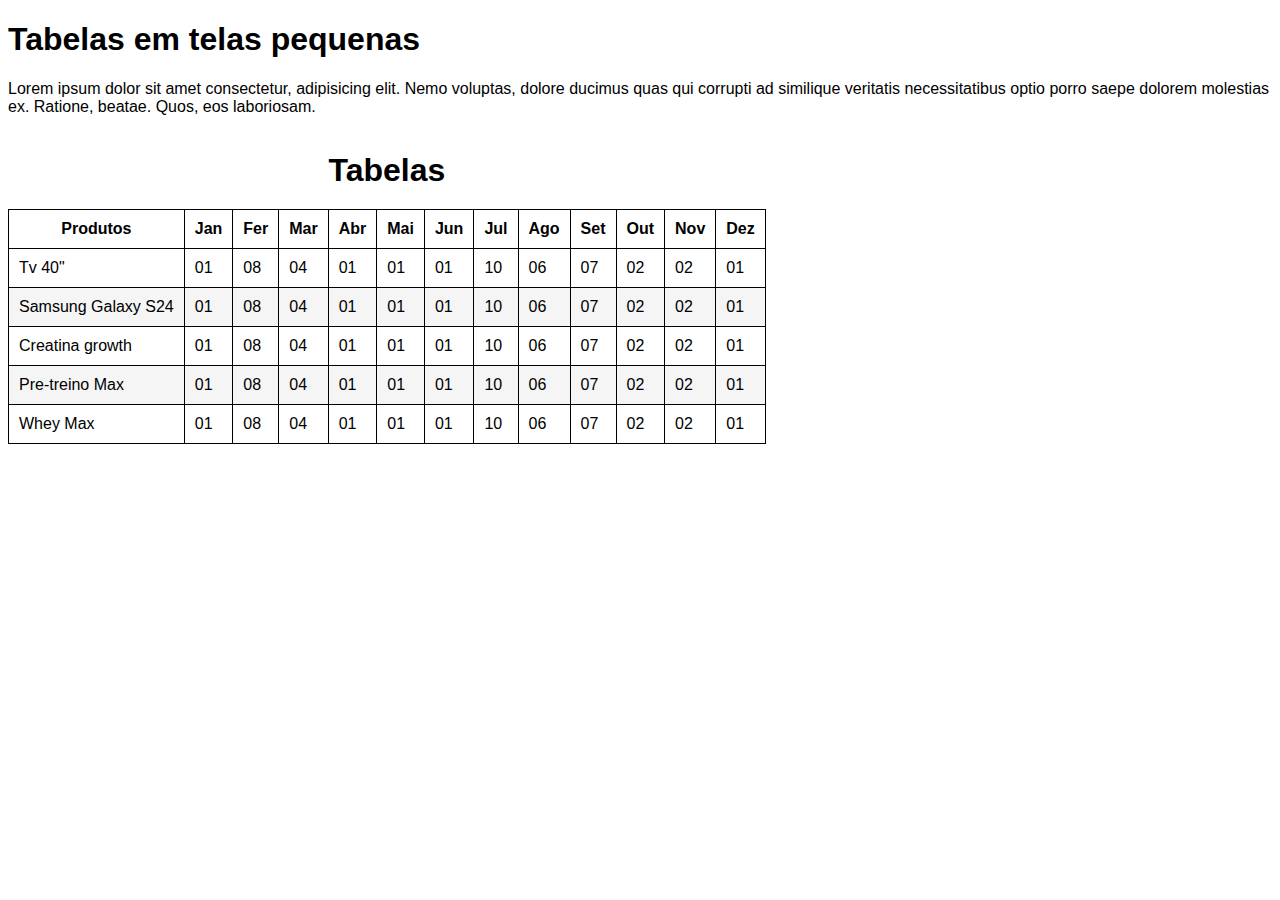
<file: exercicios/ex023/tabela005.html>
<!DOCTYPE html>
<html lang="pt-br">
<head>
    <meta charset="UTF-8">
    <meta name="viewport" content="width=device-width, initial-scale=1.0">
    <title>Tabela responsiva</title>
    <style>
        body {
            font-family: Arial, Helvetica, sans-serif;
        }
        table {
            border-collapse: collapse;
        }
        caption {
            font-size: 2em;
            font-weight: bolder;
            padding: 20px;
        }
        th, td{
            border: 1px solid black;
            padding: 10px;

        }
        tr:nth-child(even) {
            background-color: whitesmoke;
        }
        div#container{
            overflow-x: auto;
        }
    </style>
</head>
<body>
    <h1>Tabelas em telas pequenas</h1>
    <p>Lorem ipsum dolor sit amet consectetur, adipisicing elit. Nemo voluptas, dolore ducimus quas qui corrupti ad similique veritatis necessitatibus optio porro saepe dolorem molestias ex. Ratione, beatae. Quos, eos laboriosam.</p>
    <div id="container">
        <table>
            <caption>Tabelas</caption>
            <thead>
                <tr>
                    <th colspan="3">Produtos</th>
                    <th>Jan</th>
                    <th>Fer</th>
                    <th>Mar</th>
                    <th>Abr</th>
                    <th>Mai</th>
                    <th>Jun</th>
                    <th>Jul</th>
                    <th>Ago</th>
                    <th>Set</th>
                    <th>Out</th>
                    <th>Nov</th>
                    <th>Dez</th>
                </tr>
            </thead>
            <tbody>
                <tr>
                    <td colspan="3">Tv 40"</td>
                    <td>01</td>
                    <td>08</td>
                    <td>04</td>
                    <td>01</td>
                    <td>01</td>
                    <td>01</td>
                    <td>10</td>
                    <td>06</td>
                    <td>07</td>
                    <td>02</td>
                    <td>02</td>
                    <td>01</td>
                </tr>
                <tr>
                    <td colspan="3">Samsung Galaxy S24</td>
                    <td>01</td>
                    <td>08</td>
                    <td>04</td>
                    <td>01</td>
                    <td>01</td>
                    <td>01</td>
                    <td>10</td>
                    <td>06</td>
                    <td>07</td>
                    <td>02</td>
                    <td>02</td>
                    <td>01</td>
                </tr>
                <tr>
                    <td colspan="3">Creatina growth</td>
                    <td>01</td>
                    <td>08</td>
                    <td>04</td>
                    <td>01</td>
                    <td>01</td>
                    <td>01</td>
                    <td>10</td>
                    <td>06</td>
                    <td>07</td>
                    <td>02</td>
                    <td>02</td>
                    <td>01</td>
                </tr>
                <tr>
                    <td colspan="3">Pre-treino Max</td>
                    <td>01</td>
                    <td>08</td>
                    <td>04</td>
                    <td>01</td>
                    <td>01</td>
                    <td>01</td>
                    <td>10</td>
                    <td>06</td>
                    <td>07</td>
                    <td>02</td>
                    <td>02</td>
                    <td>01</td>
                </tr>
                <tr>
                    <td colspan="3">Whey Max</td>
                    <td>01</td>
                    <td>08</td>
                    <td>04</td>
                    <td>01</td>
                    <td>01</td>
                    <td>01</td>
                    <td>10</td>
                    <td>06</td>
                    <td>07</td>
                    <td>02</td>
                    <td>02</td>
                    <td>01</td>
                </tr>
            </tbody>
        </table>
    </div>
</body>
</html>
</file>
<file: desafios/d012/style.css>
@charset "UTF-8";

@import url('https://fonts.googleapis.com/css2?family=Passion+One&family=Sriracha&display=swap');

@import url('https://fonts.googleapis.com/css2?family=Passion+One:wght@400;700;900&display=swap');

:root {
    --fonte1: verdana, Geneva, Tahoma, sans-serif;
    --fonte2:"Passion One", sans-serif;
    --fonte3:"Sriracha", cursiva;
}

* {
    margin: 0px;
    padding: 0px;

}

html,body {
    font-family: var(--fonte1);
    min-height: 100vh;
    background-color: darkgrey;

}

header {
    background-color: black;
    color: white;
    text-align: center;
    
}

header > h1 {
    padding-top: 50px;
    font-variant: small-caps;
    font-family: var(--fonte2);
    font-size: 10vh;
}

header > p {
    padding-bottom: 50px;

}

header a, footer a {
    color: white;
    text-decoration: none;
    font-weight: bolder;
}
header a:hover, footer a:hover {
    text-decoration: underline;
}

section{
    padding-top: 10vh;
    padding-bottom: 10vh;
    line-height: 2em;
    padding-left: 30px;
    font-family: var(--fonte3);
    font-size: 3.5vw;
}

section.normal {
    background-color: white;
    color: black;
}

section.imagem {
    background-color: rgba(0, 0, 0, 0.274);
    color: white;
    box-shadow: inset 6px 6px 13px 0px rgba(0, 0, 0, 0.452);
    background-size: cover;
    background-attachment: fixed;
}

section.imagem > p{
    padding: 5px;
    display: inline-block;
    background-color: rgba(0, 0, 0, 0.534);
    text-shadow: 1px 1px 0px black;
}

section#img01 {
    background-image: url(imagens/background001.jpg); 
    background-position: right center;  
}

section#img02 {
    background-image: url(imagens/background002.jpg);
}

footer {
    background-color: black;
    color: white;
    text-align: center;
    padding: 10px;
}
</file>
<file: exercicios/ex022/layout.css>
body {
    background-image: url(imagens-cap19/wallpaper004.jpg);
}

.quadrado {
    display: block;
    border: 2px solid black;
    border-radius: 10px;
    background-color: white;
    width: 200px;
    height: 200px;
    
}

#q1 {
    background-color: lightpink;
    display: block;
}

#q2 {
    background-image: linear-gradient(to bottom, yellow, red);
    display: block;
}

#q3 {
    background-image: url(imagens-cap19/pattern003.png);
}
</file>
